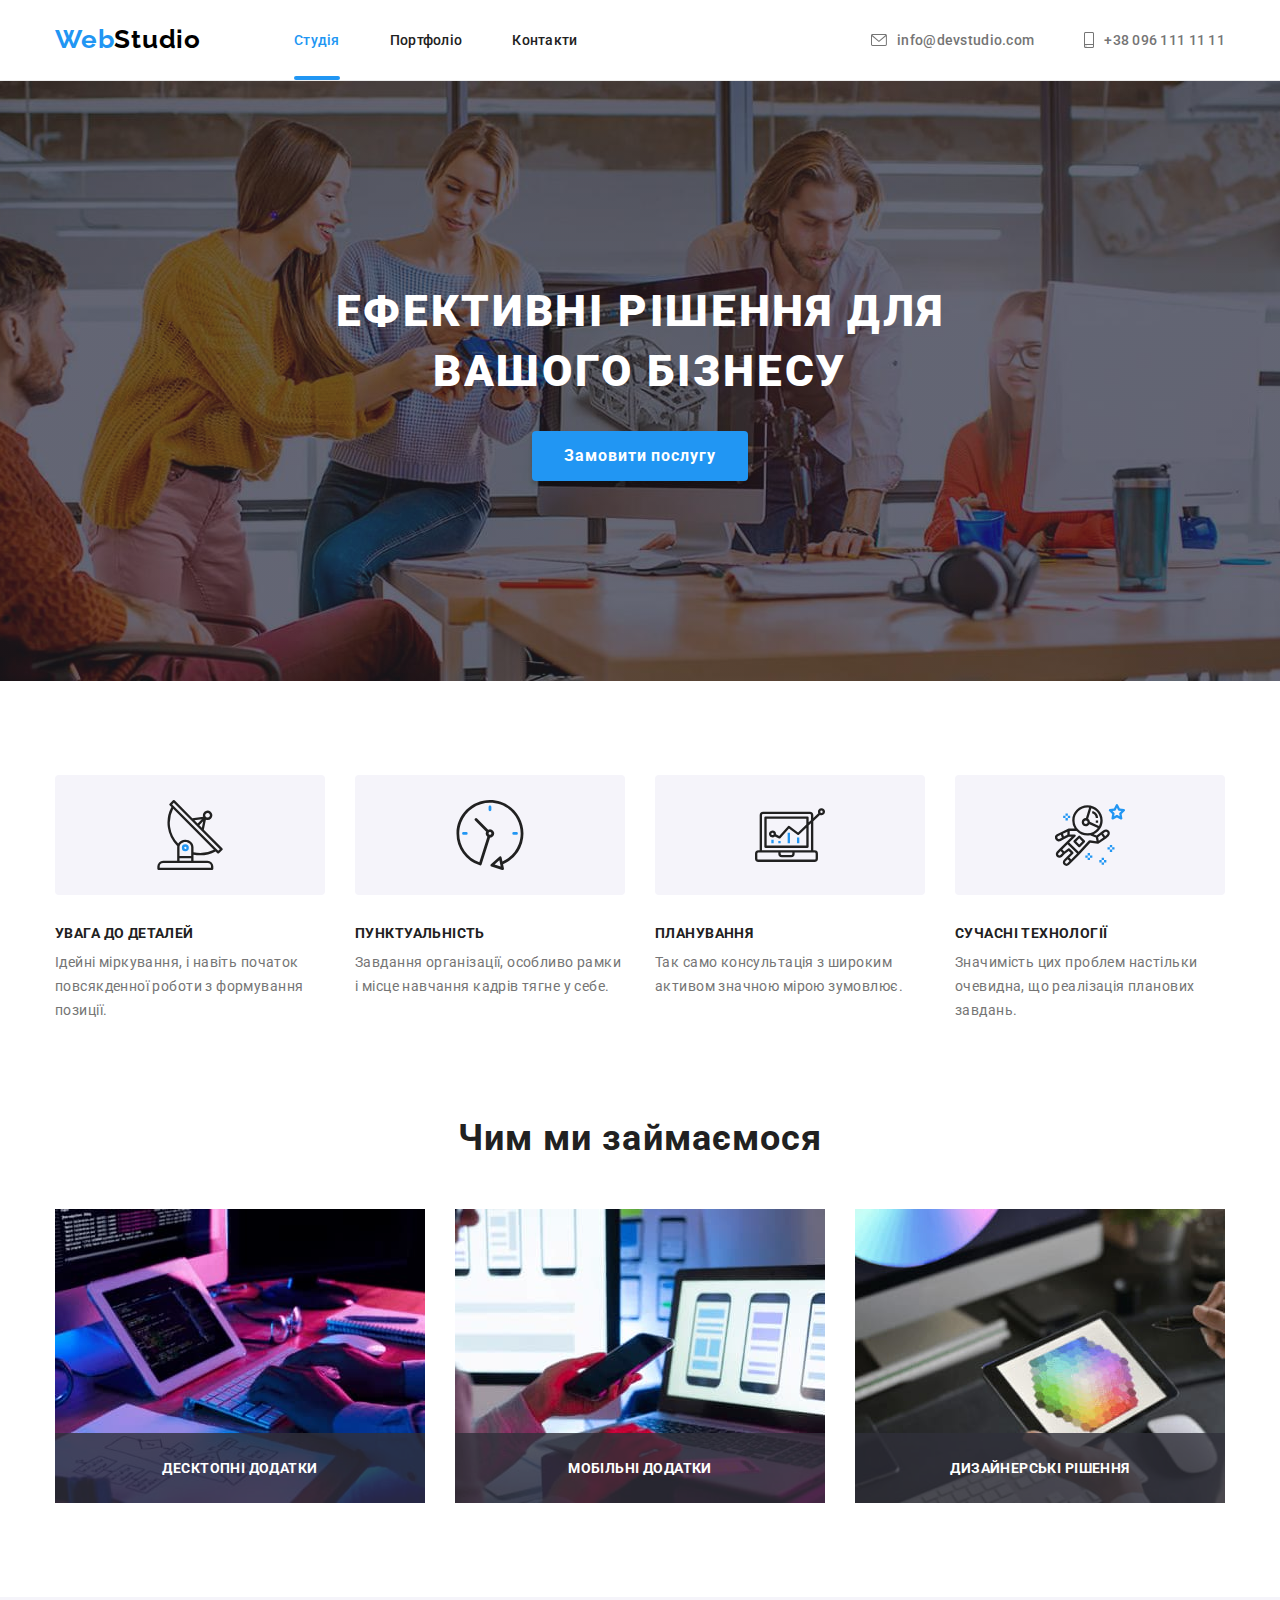
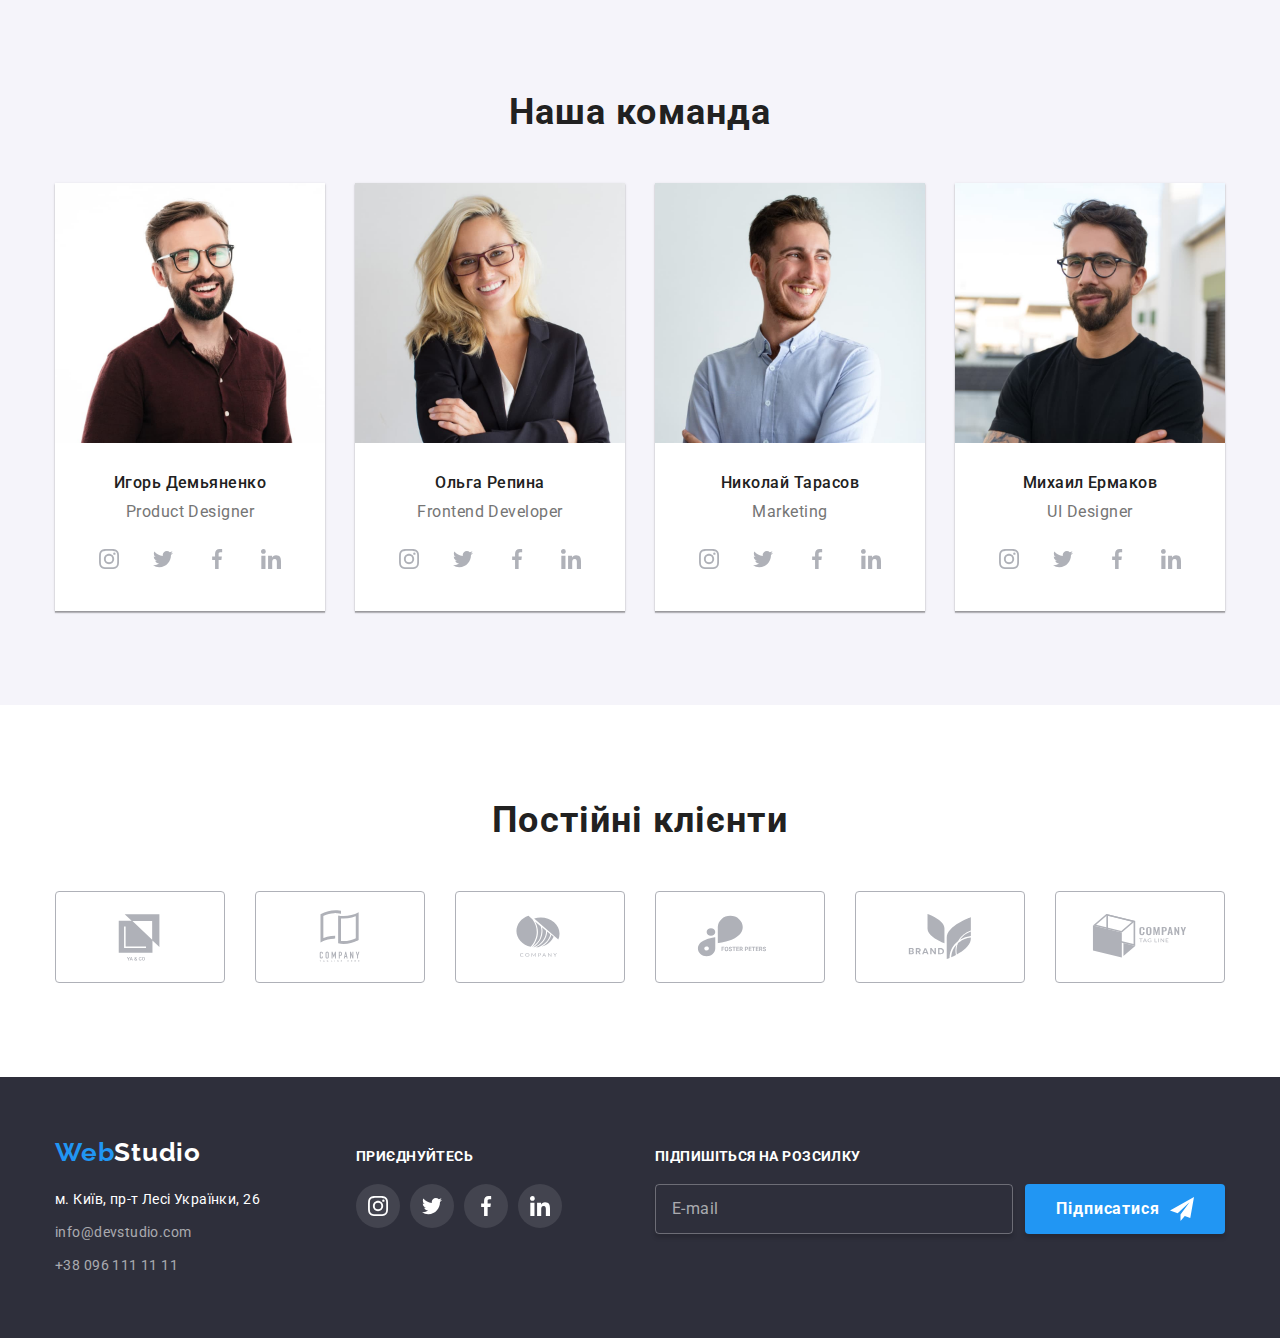
<file: index.html>
<!DOCTYPE html>
<html lang="uk">
  <head>
    <meta charset="UTF-8" />
    <meta http-equiv="X-UA-Compatible" content="IE=edge" />
    <meta name="viewport" content="width=device-width, initial-scale=1.0" />
    <title>goit-markup-hw-07</title>

    <link rel="preconnect" href="https://fonts.googleapis.com" />
    <link rel="preconnect" href="https://fonts.gstatic.com" crossorigin />
    <link
      href="https://fonts.googleapis.com/css2?family=Raleway:wght@700&family=Roboto:wght@400;500;700;900&display=swap"
      rel="stylesheet"
    />
    <link
      rel="stylesheet"
      href="https://cdnjs.cloudflare.com/ajax/libs/modern-normalize/1.1.0/modern-normalize.min.css"
    />
    <!-- <link rel="stylesheet" href="./css/style.css" /> -->
    <link rel="stylesheet" href="./css/main.min.css" />
  </head>
  <body>
    <header class="header">
      <div class="container container--header">
        <a href="./index.html" lang="en" class="logo header__logo"
          >Web<span class="logo--dark">Studio</span>
        </a>
        <nav class="navigation header__navigation">
          <ul class="navigation__list">
            <li class="navigation__item">
              <a class="navigation__link current" href="./index.html">Студія</a>
            </li>
            <li class="navigation__item">
              <a class="navigation__link" href="./portfolio.html">Портфоліо</a>
            </li>
            <li class="navigation__item">
              <a class="navigation__link" href="">Контакти</a>
            </li>
          </ul>
        </nav>
        <ul class="contact contact--header">
          <li class="contact__item--header">
            <a
              class="contact__link contact__link--header"
              href="mailto:info@devstudio.com"
              target="_blank"
            >
              <svg class="contact__icon" width="16" height="12">
                <use href="./images/symbol-defs.svg#icon-envelope"></use>
              </svg>
              info@devstudio.com
            </a>
          </li>
          <li class="contact__item--header">
            <a class="contact__link contact__link--header" href="tel:+380961111111">
              <svg class="contact__icon" width="10" height="16">
                <use href="./images/symbol-defs.svg#icon-smartphone"></use>
              </svg>
              +38 096 111 11 11
            </a>
          </li>
        </ul>
      </div>
    </header>
    <main>
      <section class="hero section">
        <div class="container container--hero">
          <h1 class="hero__title">Ефективні рішення для вашого бізнесу</h1>
          <button class="btn btn--hero" type="button" data-modal-open>Замовити послугу</button>
        </div>
      </section>
      <section class="features section">
        <div class="container">
          <!--заголовок "Особенности" невидимый-->
          <h2 class="features__title title">Особливості</h2>
          <ul class="features__list">
            <li class="features__item">
              <div class="features__icon">
                <svg class="icon" width="70" height="70">
                  <use href="./images/symbol-defs.svg#icon-antenna"></use>
                </svg>
              </div>
              <h3 class="features__subtitle">Увага до деталей</h3>
              <p class="features__descr">
                Ідейні міркування, і навіть початок повсякденної роботи з формування позиції.
              </p>
            </li>
            <li class="features__item">
              <div class="features__icon">
                <svg class="icon" width="70" height="70">
                  <use href="./images/symbol-defs.svg#icon-clock"></use>
                </svg>
              </div>
              <h3 class="features__subtitle">Пунктуальність</h3>
              <p class="features__descr">
                Завдання організації, особливо рамки і місце навчання кадрів тягне у себе.
              </p>
            </li>
            <li class="features__item">
              <div class="features__icon">
                <svg class="icon" width="70" height="70">
                  <use href="./images/symbol-defs.svg#icon-diagram"></use>
                </svg>
              </div>
              <h3 class="features__subtitle">Планування</h3>
              <p class="features__descr">
                Так само консультація з широким активом значною мірою зумовлює.
              </p>
            </li>
            <li class="features__item">
              <div class="features__icon">
                <svg class="icon" width="70" height="70">
                  <use href="./images/symbol-defs.svg#icon-astronaut"></use>
                </svg>
              </div>
              <h3 class="features__subtitle">Сучасні технології</h3>
              <p class="features__descr">
                Значимість цих проблем настільки очевидна, що реалізація планових завдань.
              </p>
            </li>
          </ul>
        </div>
      </section>
      <section class="activities section">
        <div class="container">
          <h2 class="activities__title title">Чим ми займаємося</h2>
          <ul class="activities-list">
            <li class="activities-list__item">
              <img
                src="./images/img-desk.jpg"
                alt="Разработка программного обеспечения"
                class="activities-list__image"
                width="370"
                height="294"
              />
              <div class="activities-wrapper">
                <p class="activities-wrapper__label">Десктопні додатки</p>
              </div>
            </li>
            <li class="activities-list__item">
              <img
                src="./images/img-mobile.jpg"
                alt="Создание мобильных приложений"
                class="activities-list__image"
                width="370"
                height="294"
              />
              <div class="activities-wrapper">
                <p class="activities-wrapper__label">Мобільні додатки</p>
              </div>
            </li>
            <li class="activities-list__item">
              <img
                src="./images/img-tablet.jpg"
                alt="Веб-дизайн"
                class="activities-list__image"
                width="370"
                height="294"
              />
              <div class="activities-wrapper">
                <p class="activities-wrapper__label">Дизайнерські рішення</p>
              </div>
            </li>
          </ul>
        </div>
      </section>
      <section class="team section">
        <div class="container">
          <h2 class="team__title title">Наша команда</h2>
          <ul class="team-list">
            <li class="team-list__item">
              <img
                src="./images/img-product-designer.jpg"
                alt="photo Product Designer"
                class="team-list__image"
                width="270"
              />
              <div class="team-label-wrap">
                <h3 class="team-label-wrap__title">Игорь Демьяненко</h3>
                <p class="team-label-wrap__descr" lang="en">Product Designer</p>
                <ul class="social">
                  <li class="social__item">
                    <a href="" class="social__link">
                      <svg class="social__icon" width="20" height="20">
                        <use href="./images/symbol-defs.svg#icon-instagram"></use>
                      </svg>
                    </a>
                  </li>
                  <li class="social__item">
                    <a href="" class="social__link">
                      <svg class="social__icon" width="20" height="20">
                        <use href="./images/symbol-defs.svg#icon-twitter"></use>
                      </svg>
                    </a>
                  </li>
                  <li class="social__item">
                    <a href="" class="social__link">
                      <svg class="social__icon" width="20" height="20">
                        <use href="./images/symbol-defs.svg#icon-facebook"></use>
                      </svg>
                    </a>
                  </li>
                  <li class="social__item">
                    <a href="" class="social__link">
                      <svg class="social__icon" width="20" height="20">
                        <use href="./images/symbol-defs.svg#icon-linkedin"></use>
                      </svg>
                    </a>
                  </li>
                </ul>
              </div>
            </li>
            <li class="team-list__item">
              <img
                src="./images/img-fronted-developer.jpg"
                alt="photo Frontend Developer"
                class="team-list__image"
                width="270"
              />
              <div class="team-label-wrap">
                <h3 class="team-label-wrap__title">Ольга Репина</h3>
                <p class="team-label-wrap__descr" lang="en">Frontend Developer</p>
                <ul class="social">
                  <li class="social__item">
                    <a href="" class="social__link">
                      <svg class="social__icon" width="20" height="20">
                        <use href="./images/symbol-defs.svg#icon-instagram"></use>
                      </svg>
                    </a>
                  </li>
                  <li class="social__item">
                    <a href="" class="social__link">
                      <svg class="social__icon" width="20" height="20">
                        <use href="./images/symbol-defs.svg#icon-twitter"></use>
                      </svg>
                    </a>
                  </li>
                  <li class="social__item">
                    <a href="" class="social__link">
                      <svg class="social__icon" width="20" height="20">
                        <use href="./images/symbol-defs.svg#icon-facebook"></use>
                      </svg>
                    </a>
                  </li>
                  <li class="social__item">
                    <a href="" class="social__link">
                      <svg class="social__icon" width="20" height="20">
                        <use href="./images/symbol-defs.svg#icon-linkedin"></use>
                      </svg>
                    </a>
                  </li>
                </ul>
              </div>
            </li>
            <li class="team-list__item">
              <img
                src="./images/img-marketing.jpg"
                alt="photo Marketing"
                class="team-list__image"
                width="270"
              />
              <div class="team-label-wrap">
                <h3 class="team-label-wrap__title">Николай Тарасов</h3>
                <p class="team-label-wrap__descr" lang="en">Marketing</p>
                <ul class="social">
                  <li class="social__item">
                    <a href="" class="social__link">
                      <svg class="social__icon" width="20" height="20">
                        <use href="./images/symbol-defs.svg#icon-instagram"></use>
                      </svg>
                    </a>
                  </li>
                  <li class="social__item">
                    <a href="" class="social__link">
                      <svg class="social__icon" width="20" height="20">
                        <use href="./images/symbol-defs.svg#icon-twitter"></use>
                      </svg>
                    </a>
                  </li>
                  <li class="social__item">
                    <a href="" class="social__link">
                      <svg class="social__icon" width="20" height="20">
                        <use href="./images/symbol-defs.svg#icon-facebook"></use>
                      </svg>
                    </a>
                  </li>
                  <li class="social__item">
                    <a href="" class="social__link">
                      <svg class="social__icon" width="20" height="20">
                        <use href="./images/symbol-defs.svg#icon-linkedin"></use>
                      </svg>
                    </a>
                  </li>
                </ul>
              </div>
            </li>
            <li class="team-list__item">
              <img
                src="./images/img-ui-designer.jpg"
                alt="photo UI Designer"
                class="team-list__image"
                width="270"
              />
              <div class="team-label-wrap">
                <h3 class="team-label-wrap__title">Михаил Ермаков</h3>
                <p class="team-label-wrap__descr" lang="en">UI Designer</p>
                <ul class="social">
                  <li class="social__item">
                    <a href="" class="social__link">
                      <svg class="social__icon" width="20" height="20">
                        <use href="./images/symbol-defs.svg#icon-instagram"></use>
                      </svg>
                    </a>
                  </li>
                  <li class="social__item">
                    <a href="" class="social__link">
                      <svg class="social__icon" width="20" height="20">
                        <use href="./images/symbol-defs.svg#icon-twitter"></use>
                      </svg>
                    </a>
                  </li>
                  <li class="social__item">
                    <a href="" class="social__link">
                      <svg class="social__icon" width="20" height="20">
                        <use href="./images/symbol-defs.svg#icon-facebook"></use>
                      </svg>
                    </a>
                  </li>
                  <li class="social__item">
                    <a href="" class="social__link">
                      <svg class="social__icon" width="20" height="20">
                        <use href="./images/symbol-defs.svg#icon-linkedin"></use>
                      </svg>
                    </a>
                  </li>
                </ul>
              </div>
            </li>
          </ul>
        </div>
      </section>
      <section class="clients section">
        <div class="container">
          <h2 class="clients__title title">Постійні клієнти</h2>
          <ul class="clients__list">
            <li class="clients__item">
              <a href="" class="clients__link">
                <svg class="clients__icon" width="106" height="60">
                  <use href="./images/symbol-defs.svg#icon-1"></use>
                </svg>
              </a>
            </li>
            <li class="clients__item">
              <a href="" class="clients__link">
                <svg class="clients__icon" width="106" height="60">
                  <use href="./images/symbol-defs.svg#icon-2"></use>
                </svg>
              </a>
            </li>
            <li class="clients__item">
              <a href="" class="clients__link">
                <svg class="clients__icon" width="106" height="60">
                  <use href="./images/symbol-defs.svg#icon-3"></use>
                </svg>
              </a>
            </li>
            <li class="clients__item">
              <a href="" class="clients__link">
                <svg class="clients__icon" width="106" height="60">
                  <use href="./images/symbol-defs.svg#icon-4"></use>
                </svg>
              </a>
            </li>
            <li class="clients__item">
              <a href="" class="clients__link">
                <svg class="clients__icon" width="106" height="60">
                  <use href="./images/symbol-defs.svg#icon-5"></use>
                </svg>
              </a>
            </li>
            <li class="clients__item">
              <a href="" class="clients__link">
                <svg class="clients__icon" width="106" height="60">
                  <use href="./images/symbol-defs.svg#icon-6"></use>
                </svg>
              </a>
            </li>
          </ul>
        </div>
      </section>
    </main>
    <footer class="footer section">
      <div class="container container--footer">
        <div class="footer__contacts">
          <a href="./index.html" lang="en" class="logo footer__logo"
            >Web<span class="logo--light">Studio</span>
          </a>
          <address class="footer__address">
            <ul class="contact">
              <li class="contact__item">
                <a
                  class="contact__link contact__link--post"
                  href="https://goo.gl/maps/JHCXsqgSBJYCVwFo8"
                  target="_blank"
                  rel="noopner noreferrer nofollow"
                  >м. Київ, пр-т Лесі Українки, 26</a
                >
              </li>
              <li class="contact__item">
                <a class="contact__link" href="mailto:info@devstudio.com" target="_blank"
                  >info@devstudio.com</a
                >
              </li>
              <li class="contact__item">
                <a class="contact__link" href="tel:+380961111111">+38 096 111 11 11</a>
              </li>
            </ul>
          </address>
        </div>

        <div class="footer__social">
          <p class="footer__appeal">приєднуйтесь</p>
          <ul class="social footer__social">
            <li class="social__item">
              <a href="" class="social__link social__link--dark">
                <svg class="social__icon social__icon--dark" width="20" height="20">
                  <use href="./images/symbol-defs.svg#icon-instagram"></use>
                </svg>
              </a>
            </li>
            <li class="social__item">
              <a href="" class="social__link social__link--dark">
                <svg class="social__icon social__icon--dark" width="20" height="20">
                  <use href="./images/symbol-defs.svg#icon-twitter"></use>
                </svg>
              </a>
            </li>
            <li class="social__item">
              <a href="" class="social__link social__link--dark">
                <svg class="social__icon social__icon--dark" width="20" height="20">
                  <use href="./images/symbol-defs.svg#icon-facebook"></use>
                </svg>
              </a>
            </li>
            <li class="social__item">
              <a href="" class="social__link social__link--dark">
                <svg class="social__icon social__icon--dark" width="20" height="20">
                  <use href="./images/symbol-defs.svg#icon-linkedin"></use>
                </svg>
              </a>
            </li>
          </ul>
        </div>

        <div class="footer__subscribe">
          <p class="footer__appeal">Підпишіться на розсилку</p>
          <form name="subscribe" class="subscribe__form">
            <input type="email" name="email" placeholder="E-mail" class="subscribe__field" />
            <button type="submit" class="btn btn--icon">
              Підписатися
              <svg class="btn__icon" width="24" height="24">
                <use href="./images/symbol-defs.svg#icon-send"></use>
              </svg>
            </button>
          </form>
        </div>
      </div>
    </footer>
    <div class="backdrop is-hidden" data-modal>
      <div class="modal backdrop__modal">
        <button type="button" class="btn-close modal__btn-close" data-modal-close>
          <svg class="btn-close__icon" width="11" height="11">
            <use href="./images/symbol-defs.svg#icon-modal-close"></use>
          </svg>
        </button>
        <p class="modal__appeal">Залиште свої дані, ми вам передзвонимо</p>

        <form name="request" class="form">
          <div class="fields form__fields">
            <div class="users-data fields__users-data">
              <label for="user-name" class="users-data__label"> Ім'я</label>
              <div class="users-data__wrapper">
                <input
                  type="text"
                  name="user-name"
                  id="user-name"
                  class="users-data__input"
                  autofocus
                />
                <svg class="users-data__icon" width="18" height="18">
                  <use href="./images/symbol-defs.svg#icon-person"></use>
                </svg>
              </div>
            </div>
            <div class="users-data fields__users-data">
              <label for="user-tel" class="users-data__label">Телефон</label>
              <div class="users-data__wrapper">
                <input type="tel" name="tel" id="user-tel" class="users-data__input" />
                <svg class="users-data__icon" width="18" height="18">
                  <use href="./images/symbol-defs.svg#icon-phone-tube"></use>
                </svg>
              </div>
            </div>
            <div class="users-data fields__users-data">
              <label for="user-email" class="users-data__label">Пошта</label>
              <div class="users-data__wrapper">
                <input type="email" name="email" id="user-email" class="users-data__input" />
                <svg class="users-data__icon" width="18" height="18">
                  <use href="./images/symbol-defs.svg#icon-email"></use>
                </svg>
              </div>
            </div>
            <div class="users-data fields__users-data">
              <label for="comment" class="users-data__label">Коментар</label>
              <textarea
                name="comment"
                id="comment"
                placeholder="Введіть текст"
                class="users-data__input users-data__input--comment"
              ></textarea>
            </div>
          </div>

          <div class="policy form__policy">
            <input
              type="checkbox"
              id="policy"
              name="policy"
              class="policy__checkbox visually-hidden"
            />
            <label for="policy" class="policy__label"
              ><span>
                <svg class="policy__icon" width="13" height="10">
                  <use href="./images/symbol-defs.svg#icon-check-opt"></use>
                </svg>
              </span>
              Погоджуюся з розсилкою та приймаю
              <a href="" class="policy__terms">Умови договору</a>
            </label>
          </div>
          <button type="submit" class="btn btn--form">Відправити</button>
        </form>
      </div>
    </div>
    <script src="./js/modal.js"></script>
  </body>
</html>
</file>
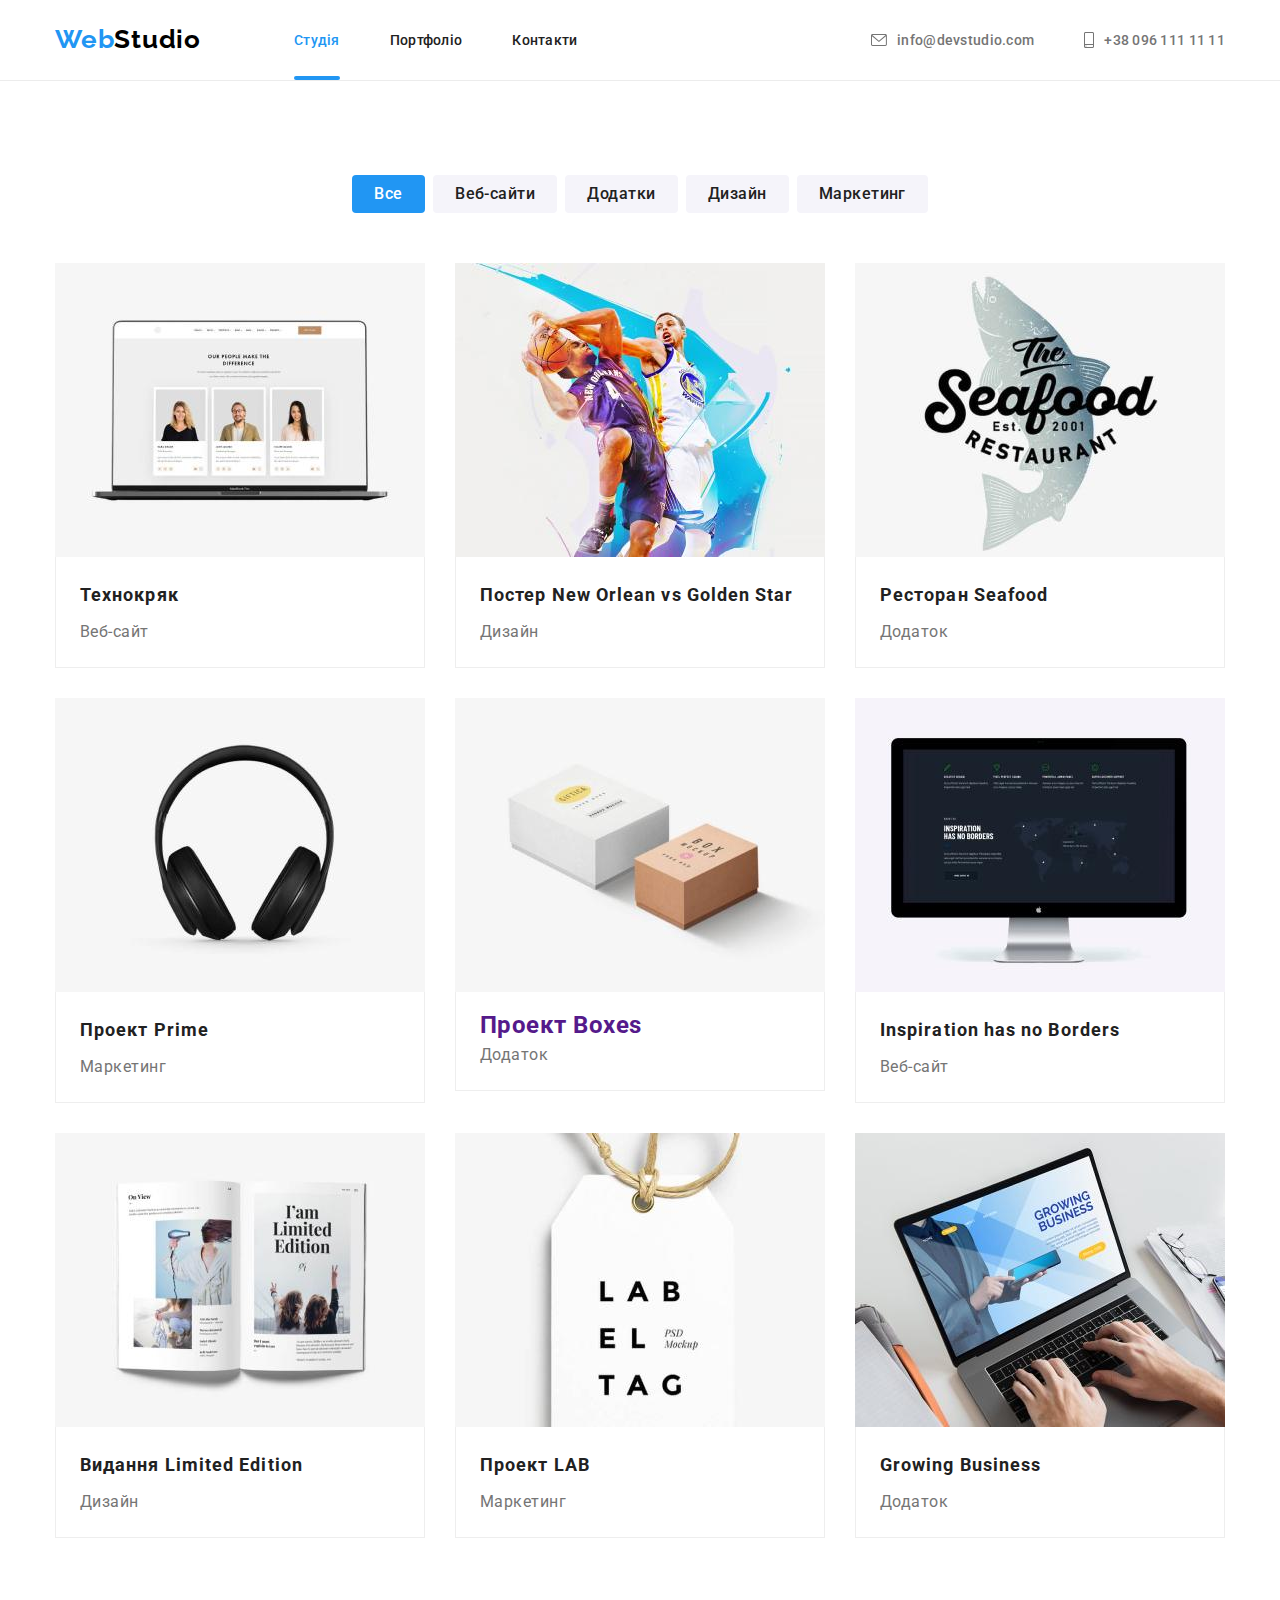
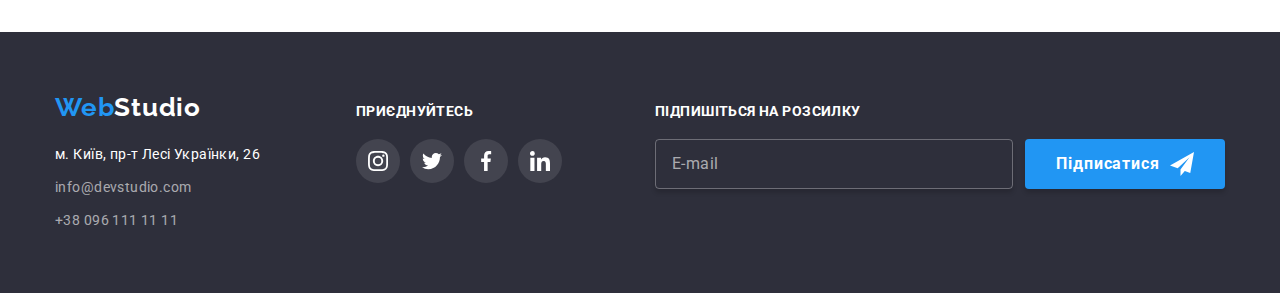
<file: portfolio.html>
<!DOCTYPE html>
<html lang="uk">
  <head>
    <meta charset="UTF-8" />
    <meta http-equiv="X-UA-Compatible" content="IE=edge" />
    <meta name="viewport" content="width=device-width, initial-scale=1.0" />
    <title>goit-markup-hw-07</title>

    <link rel="preconnect" href="https://fonts.googleapis.com" />
    <link rel="preconnect" href="https://fonts.gstatic.com" crossorigin />
    <link
      href="https://fonts.googleapis.com/css2?family=Raleway:wght@700&family=Roboto:wght@400;500;700;900&display=swap"
      rel="stylesheet"
    />
    <link
      rel="stylesheet"
      href="https://cdnjs.cloudflare.com/ajax/libs/modern-normalize/1.1.0/modern-normalize.min.css"
    />

    <link rel="stylesheet" href="./css/main.min.css" />
  </head>
  <body>
    <header class="header">
      <div class="container container--header">
        <a href="./index.html" lang="en" class="logo header__logo"
          >Web<span class="logo--dark">Studio</span>
        </a>
        <nav class="navigation header__navigation">
          <ul class="navigation__list">
            <li class="navigation__item">
              <a class="navigation__link current" href="./index.html">Студія</a>
            </li>
            <li class="navigation__item">
              <a class="navigation__link" href="./portfolio.html">Портфоліо</a>
            </li>
            <li class="navigation__item">
              <a class="navigation__link" href="">Контакти</a>
            </li>
          </ul>
        </nav>
        <ul class="contact contact--header">
          <li class="contact__item--header">
            <a
              class="contact__link contact__link--header"
              href="mailto:info@devstudio.com"
              target="_blank"
            >
              <svg class="contact__icon" width="16" height="12">
                <use href="./images/symbol-defs.svg#icon-envelope"></use>
              </svg>
              info@devstudio.com
            </a>
          </li>
          <li class="contact__item--header">
            <a class="contact__link contact__link--header" href="tel:+380961111111">
              <svg class="contact__icon" width="10" height="16">
                <use href="./images/symbol-defs.svg#icon-smartphone"></use>
              </svg>
              +38 096 111 11 11
            </a>
          </li>
        </ul>
      </div>
    </header>
    <main>
      <section class="portfolio section">
        <div class="container">
          <!-- <h1>Портфолио</h1>  невидимый-->
          <h1 class="visually-hidden">Портфоліо</h1>

          <ul class="filter-list">
            <li class="filter-list__item">
              <button type="button" class="btn btn--white btn--current">Все</button>
            </li>
            <li class="filter-list__item">
              <button type="button" class="btn btn--white">Веб-сайти</button>
            </li>
            <li class="filter-list__item">
              <button type="button" class="btn btn--white">Додатки</button>
            </li>
            <li class="filter-list__item">
              <button type="button" class="btn btn--white">Дизайн</button>
            </li>
            <li class="filter-list__item">
              <button type="button" class="btn btn--white">Маркетинг</button>
            </li>
          </ul>

          <ul class="card-list">
            <li class="card-list__item">
              <a href="" class="card-list__link">
                <div class="card-list__thumb">
                  <img src="./images/img-pf-1.jpg" alt="photo" />
                  <p class="card-list__thumb-text">
                    Ресурс пропонує комплексні пропозиції з різним рівнем функціоналу та сервісів.
                    Все це дозволить відвідувачу отримати вичерпні відомості про компанію чи
                    приватну особу.
                  </p>
                </div>
                <div class="card-list__wrap">
                  <h2 class="card-list__item-title">Технокряк</h2>
                  <p class="card-list__item-descr">Веб-сайт</p>
                </div>
              </a>
            </li>
            <li class="card-list__item">
              <a href="" class="card-list__link">
                <div class="card-list__thumb">
                  <img src="./images/img-pf-2.jpg" alt="photo" />
                  <p class="card-list__thumb-text">
                    Ресурс пропонує комплексні пропозиції з різним рівнем функціоналу та сервісів.
                    Все це дозволить відвідувачу отримати вичерпні відомості про компанію чи
                    приватну особу.
                  </p>
                </div>
                <div class="card-list__wrap">
                  <h2 class="card-list__item-title">Постер New Orlean vs Golden Star</h2>
                  <p class="card-list__item-descr">Дизайн</p>
                </div>
              </a>
            </li>
            <li class="card-list__item">
              <a href="" class="card-list__link">
                <div class="card-list__thumb">
                  <img src="./images/img-pf-3.jpg" alt="photo" />
                  <p class="card-list__thumb-text">
                    Ресурс пропонує комплексні пропозиції з різним рівнем функціоналу та сервісів.
                    Все це дозволить відвідувачу отримати вичерпні відомості про компанію чи
                    приватну особу.
                  </p>
                </div>
                <div class="card-list__wrap">
                  <h2 class="card-list__item-title">Ресторан Seafood</h2>
                  <p class="card-list__item-descr">Додаток</p>
                </div>
              </a>
            </li>
            <li class="card-list__item">
              <a href="" class="card-list__link">
                <div class="card-list__thumb">
                  <img src="./images/img-pf-4.jpg" alt="photo" />
                  <p class="card-list__thumb-text">
                    Ресурс пропонує комплексні пропозиції з різним рівнем функціоналу та сервісів.
                    Все це дозволить відвідувачу отримати вичерпні відомості про компанію чи
                    приватну особу.
                  </p>
                </div>
                <div class="card-list__wrap">
                  <h2 class="card-list__item-title">Проект Prime</h2>
                  <p class="card-list__item-descr">Маркетинг</p>
                </div>
              </a>
            </li>
            <li class="card-list__item">
              <a href="" class="card-list__link">
                <div class="card-list__thumb">
                  <img src="./images/img-pf-5.jpg" alt="photo" />
                  <p class="card-list__thumb-text">
                    Ресурс пропонує комплексні пропозиції з різним рівнем функціоналу та сервісів.
                    Все це дозволить відвідувачу отримати вичерпні відомості про компанію чи
                    приватну особу.
                  </p>
                </div>
                <div class="card-list__wrap">
                  <h2 class="card-list__iten-title">Проект Boxes</h2>
                  <p class="card-list__item-descr">Додаток</p>
                </div>
              </a>
            </li>
            <li class="card-list__item">
              <a href="" class="card-list__link">
                <div class="card-list__thumb">
                  <img src="./images/img-pf-6.jpg" alt="photo" />
                  <p class="card-list__thumb-text">
                    Ресурс пропонує комплексні пропозиції з різним рівнем функціоналу та сервісів.
                    Все це дозволить відвідувачу отримати вичерпні відомості про компанію чи
                    приватну особу.
                  </p>
                </div>
                <div class="card-list__wrap">
                  <h2 class="card-list__item-title">Inspiration has no Borders</h2>
                  <p class="card-list__item-descr">Веб-сайт</p>
                </div>
              </a>
            </li>
            <li class="card-list__item">
              <a href="" class="card-list__link">
                <div class="card-list__thumb">
                  <img src="./images/img-pf-7.jpg" alt="photo" />
                  <p class="card-list__thumb-text">
                    Ресурс пропонує комплексні пропозиції з різним рівнем функціоналу та сервісів.
                    Все це дозволить відвідувачу отримати вичерпні відомості про компанію чи
                    приватну особу.
                  </p>
                </div>
                <div class="card-list__wrap">
                  <h2 class="card-list__item-title">Видання Limited Edition</h2>
                  <p class="card-list__item-descr">Дизайн</p>
                </div>
              </a>
            </li>
            <li class="card-list__item">
              <a href="" class="card-list__link">
                <div class="card-list__thumb">
                  <img src="./images/img-pf-8.jpg" alt="photo" />
                  <p class="card-list__thumb-text">
                    Ресурс пропонує комплексні пропозиції з різним рівнем функціоналу та сервісів.
                    Все це дозволить відвідувачу отримати вичерпні відомості про компанію чи
                    приватну особу.
                  </p>
                </div>
                <div class="card-list__wrap">
                  <h2 class="card-list__item-title">Проект LAB</h2>
                  <p class="card-list__item-descr">Маркетинг</p>
                </div>
              </a>
            </li>
            <li class="card-list__item">
              <a href="" class="card-list__link">
                <div class="card-list__thumb">
                  <img src="./images/img-pf-9.jpg" alt="photo" />
                  <p class="card-list__thumb-text">
                    Ресурс пропонує комплексні пропозиції з різним рівнем функціоналу та сервісів.
                    Все це дозволить відвідувачу отримати вичерпні відомості про компанію чи
                    приватну особу.
                  </p>
                </div>
                <div class="card-list__wrap">
                  <h2 class="card-list__item-title">Growing Business</h2>
                  <p class="card-list__item-descr">Додаток</p>
                </div>
              </a>
            </li>
          </ul>
        </div>
      </section>
    </main>
    <footer class="footer section">
      <div class="container container--footer">
        <div class="footer__contacts">
          <a href="./index.html" lang="en" class="logo footer__logo"
            >Web<span class="logo--light">Studio</span>
          </a>
          <address class="footer__address">
            <ul class="contact">
              <li class="contact__item">
                <a
                  class="contact__link contact__link--post"
                  href="https://goo.gl/maps/JHCXsqgSBJYCVwFo8"
                  target="_blank"
                  rel="noopner noreferrer nofollow"
                  >м. Київ, пр-т Лесі Українки, 26</a
                >
              </li>
              <li class="contact__item">
                <a class="contact__link" href="mailto:info@devstudio.com" target="_blank"
                  >info@devstudio.com</a
                >
              </li>
              <li class="contact__item">
                <a class="contact__link" href="tel:+380961111111">+38 096 111 11 11</a>
              </li>
            </ul>
          </address>
        </div>

        <div class="footer__social">
          <p class="footer__appeal">приєднуйтесь</p>
          <ul class="social footer__social">
            <li class="social__item">
              <a href="" class="social__link social__link--dark">
                <svg class="social__icon social__icon--dark" width="20" height="20">
                  <use href="./images/symbol-defs.svg#icon-instagram"></use>
                </svg>
              </a>
            </li>
            <li class="social__item">
              <a href="" class="social__link social__link--dark">
                <svg class="social__icon social__icon--dark" width="20" height="20">
                  <use href="./images/symbol-defs.svg#icon-twitter"></use>
                </svg>
              </a>
            </li>
            <li class="social__item">
              <a href="" class="social__link social__link--dark">
                <svg class="social__icon social__icon--dark" width="20" height="20">
                  <use href="./images/symbol-defs.svg#icon-facebook"></use>
                </svg>
              </a>
            </li>
            <li class="social__item">
              <a href="" class="social__link social__link--dark">
                <svg class="social__icon social__icon--dark" width="20" height="20">
                  <use href="./images/symbol-defs.svg#icon-linkedin"></use>
                </svg>
              </a>
            </li>
          </ul>
        </div>

        <div class="footer__subscribe">
          <p class="footer__appeal">Підпишіться на розсилку</p>
          <form class="subscribe__form">
            <input type="email" name="email" placeholder="E-mail" class="subscribe__field" />
            <button type="submit" class="btn btn--icon">
              Підписатися
              <svg class="btn__icon" width="24" height="24">
                <use href="./images/symbol-defs.svg#icon-send"></use>
              </svg>
            </button>
          </form>
        </div>
      </div>
    </footer>
  </body>
</html>
</file>
<file: css/main.min.css>
h1,h2,h3,h4,h5,h6,p{margin:0}ul{margin:0;padding:0;list-style:none}a{text-decoration:none;cursor:pointer}img{display:block;max-width:100%;height:auto}address{font-style:normal}body{font-family:"roboto",sans-serif;color:#212121;background-color:#fff;letter-spacing:.03em}.section{margin:0 auto;padding-top:94px;padding-bottom:94px}.navigation__list{display:-webkit-box;display:-ms-flexbox;display:flex;-webkit-box-align:center;-ms-flex-align:center;align-items:center;-webkit-box-pack:center;-ms-flex-pack:center;justify-content:center}.social{display:-webkit-box;display:-ms-flexbox;display:flex;-webkit-box-pack:center;-ms-flex-pack:center;justify-content:center;gap:10px}.social__link{display:-webkit-box;display:-ms-flexbox;display:flex;-webkit-box-pack:center;-ms-flex-pack:center;justify-content:center;-webkit-box-align:center;-ms-flex-align:center;align-items:center;width:44px;height:44px;border-radius:50%;background-color:rgba(0,0,0,0);-webkit-transition:background-color 250ms cubic-bezier(0.4, 0, 0.2, 1);transition:background-color 250ms cubic-bezier(0.4, 0, 0.2, 1)}.features__title,.visually-hidden{position:absolute;white-space:nowrap;width:1px;height:1px;overflow:hidden;border:0;padding:0;clip:rect(0 0 0 0);-webkit-clip-path:inset(50%);clip-path:inset(50%);margin:-1px}.container{width:1200px;margin:0 auto;padding-left:15px;padding-right:15px}.container--header{display:-webkit-box;display:-ms-flexbox;display:flex;-webkit-box-orient:horizontal;-webkit-box-direction:normal;-ms-flex-direction:row;flex-direction:row;-webkit-box-align:center;-ms-flex-align:center;align-items:center}.container--hero{display:-webkit-box;display:-ms-flexbox;display:flex;-webkit-box-orient:vertical;-webkit-box-direction:normal;-ms-flex-direction:column;flex-direction:column;-webkit-box-align:center;-ms-flex-align:center;align-items:center;max-width:696px}.container--footer{display:-webkit-box;display:-ms-flexbox;display:flex;-webkit-box-orient:horizontal;-webkit-box-direction:normal;-ms-flex-direction:row;flex-direction:row;-webkit-box-align:baseline;-ms-flex-align:baseline;align-items:baseline}.logo{display:block;text-decoration:none;font-family:"Raleway",sans-serif;font-size:26px;font-weight:700;line-height:1.1923076923;letter-spacing:.03em;color:#2196f3}.logo--dark{color:#000}.logo--light{color:#fff}.social__link:hover,.social__link:focus{background-color:#2196f3;color:#fff}.social__link:hover .social__icon,.social__link:focus .social__icon{fill:currentColor}.social__link--dark{background-color:rgba(255,255,255,.1)}.social__link--dark:hover,.social__link--dark:focus{background-color:#2196f3;-webkit-transition:background-color 250ms cubic-bezier(0.4, 0, 0.2, 1);transition:background-color 250ms cubic-bezier(0.4, 0, 0.2, 1)}.social__icon--dark{fill:#fff}.btn{display:-webkit-box;display:-ms-flexbox;display:flex;-webkit-box-orient:horizontal;-webkit-box-direction:normal;-ms-flex-direction:row;flex-direction:row;-webkit-box-align:center;-ms-flex-align:center;align-items:center;-webkit-box-pack:center;-ms-flex-pack:center;justify-content:center;min-width:200px;height:50px;-webkit-transition:background-color 250ms cubic-bezier(0.4, 0, 0.2, 1);transition:background-color 250ms cubic-bezier(0.4, 0, 0.2, 1);border-radius:4px;border:none;font-family:inherit;color:#fff;background-color:#2196f3;-webkit-box-shadow:0px 4px 4px rgba(0,0,0,.15);box-shadow:0px 4px 4px rgba(0,0,0,.15);font-size:16px;font-weight:700;line-height:1.875;letter-spacing:.06em}.btn:hover,.btn:focus{background-color:#188ce8;-webkit-transition:background-color 250ms cubic-bezier(0.4, 0, 0.2, 1);transition:background-color 250ms cubic-bezier(0.4, 0, 0.2, 1)}.btn__icon{fill:#fff}.btn--hero{padding:10px 32px}.btn--white{min-width:73px;height:auto;padding:6px 22px;font-size:16px;font-weight:500;line-height:1.625;letter-spacing:.03em;color:#212121;background-color:#f5f4fa;-webkit-box-shadow:0px 0px 0px rgba(0,0,0,.1),0px 0px 0px rgba(0,0,0,.08),0px 0px 0px rgba(0,0,0,.12);box-shadow:0px 0px 0px rgba(0,0,0,.1),0px 0px 0px rgba(0,0,0,.08),0px 0px 0px rgba(0,0,0,.12);-webkit-transition:background-color 250ms cubic-bezier(0.4, 0, 0.2, 1),color 250ms cubic-bezier(0.4, 0, 0.2, 1),-webkit-box-shadow 250ms 250ms cubic-bezier(0.4, 0, 0.2, 1);transition:background-color 250ms cubic-bezier(0.4, 0, 0.2, 1),color 250ms cubic-bezier(0.4, 0, 0.2, 1),-webkit-box-shadow 250ms 250ms cubic-bezier(0.4, 0, 0.2, 1);transition:background-color 250ms cubic-bezier(0.4, 0, 0.2, 1),color 250ms cubic-bezier(0.4, 0, 0.2, 1),box-shadow 250ms 250ms cubic-bezier(0.4, 0, 0.2, 1);transition:background-color 250ms cubic-bezier(0.4, 0, 0.2, 1),color 250ms cubic-bezier(0.4, 0, 0.2, 1),box-shadow 250ms 250ms cubic-bezier(0.4, 0, 0.2, 1),-webkit-box-shadow 250ms 250ms cubic-bezier(0.4, 0, 0.2, 1)}.btn--white:hover,.btn--white:focus{color:#fff;background-color:#2196f3;-webkit-box-shadow:0px 0px 0px rgba(0,0,0,.1),0px 0px 0px rgba(0,0,0,.08),0px 0px 0px rgba(0,0,0,.12);box-shadow:0px 0px 0px rgba(0,0,0,.1),0px 0px 0px rgba(0,0,0,.08),0px 0px 0px rgba(0,0,0,.12);-webkit-transition:background-color 250ms cubic-bezier(0.4, 0, 0.2, 1),color 250ms cubic-bezier(0.4, 0, 0.2, 1),-webkit-box-shadow 250ms 250ms cubic-bezier(0.4, 0, 0.2, 1);transition:background-color 250ms cubic-bezier(0.4, 0, 0.2, 1),color 250ms cubic-bezier(0.4, 0, 0.2, 1),-webkit-box-shadow 250ms 250ms cubic-bezier(0.4, 0, 0.2, 1);transition:background-color 250ms cubic-bezier(0.4, 0, 0.2, 1),color 250ms cubic-bezier(0.4, 0, 0.2, 1),box-shadow 250ms 250ms cubic-bezier(0.4, 0, 0.2, 1);transition:background-color 250ms cubic-bezier(0.4, 0, 0.2, 1),color 250ms cubic-bezier(0.4, 0, 0.2, 1),box-shadow 250ms 250ms cubic-bezier(0.4, 0, 0.2, 1),-webkit-box-shadow 250ms 250ms cubic-bezier(0.4, 0, 0.2, 1)}.btn--current{color:#fff;background-color:#2196f3;-webkit-box-shadow:0px 0px 0px rgba(0,0,0,.1),0px 0px 0px rgba(0,0,0,.08),0px 0px 0px rgba(0,0,0,.12);box-shadow:0px 0px 0px rgba(0,0,0,.1),0px 0px 0px rgba(0,0,0,.08),0px 0px 0px rgba(0,0,0,.12)}.btn--icon{gap:10px;padding:10px 28px}.btn--form{margin:0 auto;padding:10px 52px;-webkit-transition:text-shadow 250ms cubic-bezier(0.4, 0, 0.2, 1);transition:text-shadow 250ms cubic-bezier(0.4, 0, 0.2, 1)}.btn--form:hover{text-shadow:0px 4px 4px rgba(0,0,0,.15);-webkit-transition:text-shadow 250ms cubic-bezier(0.4, 0, 0.2, 1);transition:text-shadow 250ms cubic-bezier(0.4, 0, 0.2, 1)}.btn-close{display:-webkit-box;display:-ms-flexbox;display:flex;-webkit-box-orient:horizontal;-webkit-box-direction:normal;-ms-flex-direction:row;flex-direction:row;-webkit-box-align:center;-ms-flex-align:center;align-items:center;-webkit-box-pack:center;-ms-flex-pack:center;justify-content:center;width:30px;height:30px;border-radius:50%;padding:0;border:1px solid rgba(0,0,0,.1);color:#000;background-color:#fff}.btn-close__icon{fill:#000}.btn-close:hover .btn-close__icon,.btn-close:focus .btn-close__icon{fill:#2196f3}.contact{display:-webkit-box;display:-ms-flexbox;display:flex;-webkit-box-orient:vertical;-webkit-box-direction:normal;-ms-flex-direction:column;flex-direction:column;gap:9px}.contact__link{font-size:14px;line-height:1.71;letter-spacing:.03em;color:rgba(255,255,255,.6);-webkit-transition-property:color;transition-property:color;-webkit-transition-duration:250ms;transition-duration:250ms;-webkit-transition-timing-function:cubic-bezier(0.4, 0, 0.2, 1);transition-timing-function:cubic-bezier(0.4, 0, 0.2, 1)}.contact__link--post{color:#fff}.contact__link:hover,.contact__link:focus{color:#2196f3}.contact--header{display:-webkit-box;display:-ms-flexbox;display:flex;-webkit-box-orient:horizontal;-webkit-box-direction:normal;-ms-flex-direction:row;flex-direction:row;-webkit-box-align:center;-ms-flex-align:center;align-items:center;-webkit-box-pack:center;-ms-flex-pack:center;justify-content:center;gap:50px}.contact__link--header{display:-webkit-box;display:-ms-flexbox;display:flex;-webkit-box-align:center;-ms-flex-align:center;align-items:center;padding-top:32px;padding-bottom:32px;font-size:14px;font-weight:500;line-height:1.1428571429;letter-spacing:.02em;color:#757575;-webkit-transition-property:color;transition-property:color;-webkit-transition-duration:250ms;transition-duration:250ms;-webkit-transition-timing-function:cubic-bezier(0.4, 0, 0.2, 1);transition-timing-function:cubic-bezier(0.4, 0, 0.2, 1)}.contact__link--header:hover,.contact__link--header:focus{color:#2196f3}.contact__icon{margin-right:10px;fill:currentColor}.navigation__list{min-width:281px;list-style:none}.navigation__item:not(:last-child){margin-right:50px}.navigation__link{display:block;padding-top:32px;padding-bottom:32px;-webkit-transition:color 250ms cubic-bezier(0.4, 0, 0.2, 1);transition:color 250ms cubic-bezier(0.4, 0, 0.2, 1);font-size:14px;font-weight:500;line-height:1.1428571429;letter-spacing:.02em;color:inherit}.navigation__link:hover,.navigation__link:focus{color:#2196f3}.navigation__link.current{color:#2196f3;cursor:pointer;position:relative}.navigation__link.current::after{content:"";position:absolute;bottom:0;display:block;width:100%;height:4px;border-radius:2px;background-color:#2196f3}.subscribe__form{display:-webkit-box;display:-ms-flexbox;display:flex;-webkit-box-orient:horizontal;-webkit-box-direction:normal;-ms-flex-direction:row;flex-direction:row;-webkit-box-align:center;-ms-flex-align:center;align-items:center;-webkit-box-pack:center;-ms-flex-pack:center;justify-content:center;gap:12px}.subscribe__field{min-width:358px;height:50px;padding:12px 16px;border:1px solid rgba(255,255,255,.3);border-radius:4px;background-color:rgba(0,0,0,0);-webkit-box-shadow:0px 4px 4px rgba(0,0,0,.15);box-shadow:0px 4px 4px rgba(0,0,0,.15);color:#fff;font-size:16px;font-weight:400;line-height:1.25;letter-spacing:.03em}.subscribe__field::-webkit-input-placeholder{font-size:16px;font-weight:400;line-height:1.25;letter-spacing:.03em;color:rgba(255,255,255,.6)}.subscribe__field::-moz-placeholder{font-size:16px;font-weight:400;line-height:1.25;letter-spacing:.03em;color:rgba(255,255,255,.6)}.subscribe__field:-ms-input-placeholder{font-size:16px;font-weight:400;line-height:1.25;letter-spacing:.03em;color:rgba(255,255,255,.6)}.subscribe__field::-ms-input-placeholder{font-size:16px;font-weight:400;line-height:1.25;letter-spacing:.03em;color:rgba(255,255,255,.6)}.subscribe__field::placeholder{font-size:16px;font-weight:400;line-height:1.25;letter-spacing:.03em;color:rgba(255,255,255,.6)}.filter-list{display:-webkit-box;display:-ms-flexbox;display:flex;-webkit-box-orient:horizontal;-webkit-box-direction:normal;-ms-flex-direction:row;flex-direction:row;-webkit-box-pack:center;-ms-flex-pack:center;justify-content:center}.filter-list__item{margin-bottom:50px}.filter-list__item:not(:last-child){margin-right:8px}.header{border-bottom:1px solid #ececec}.header__navigation{margin-left:0;margin-right:auto}.header__logo{margin-right:93px;margin-left:0;padding-top:24px;padding-bottom:25px}.hero{padding-top:200px;padding-bottom:200px;max-width:1600px;background-color:hwb(235 18% 77%);background-image:-webkit-gradient(linear, left top, left bottom, from(rgba(47, 48, 58, 0.4)), to(rgba(47, 48, 58, 0.4))),url(../images/hero-img.jpg);background-image:linear-gradient(rgba(47, 48, 58, 0.4), rgba(47, 48, 58, 0.4)),url(../images/hero-img.jpg);background-repeat:no-repeat;background-position:center;background-size:cover}.hero__title{margin:0 auto 30px;text-align:center;font-size:44px;font-weight:900;line-height:1.3636363636;letter-spacing:.06em;text-transform:uppercase;color:#fff}.features__list{display:-webkit-box;display:-ms-flexbox;display:flex;-webkit-box-orient:horizontal;-webkit-box-direction:normal;-ms-flex-direction:row;flex-direction:row;-webkit-box-pack:center;-ms-flex-pack:center;justify-content:center}.features__item{-ms-flex-preferred-size:calc((100% - 90px)/4);flex-basis:calc((100% - 90px)/4)}.features__item:not(:last-child){margin-right:30px}.features__icon{display:-webkit-box;display:-ms-flexbox;display:flex;-webkit-box-orient:horizontal;-webkit-box-direction:normal;-ms-flex-direction:row;flex-direction:row;-webkit-box-align:center;-ms-flex-align:center;align-items:center;-webkit-box-pack:center;-ms-flex-pack:center;justify-content:center;margin-bottom:30px;width:270px;height:120px;border-radius:4px;background-color:#f5f4fa}.features__subtitle{margin-bottom:10px;font-size:14px;font-weight:700;line-height:1.1428571429;letter-spacing:.03em;text-transform:uppercase}.features__descr{font-size:14px;font-weight:400;line-height:1.1428571429;letter-spacing:.03em;font-size:14px;line-height:1.71;color:#757575}.activities{padding-top:0}.activities__title{font-size:36px;font-weight:700;line-height:1.1666666667;letter-spacing:.03em;text-align:center;margin-bottom:50px}.activities-list{display:-webkit-box;display:-ms-flexbox;display:flex;-webkit-column-gap:30px;-moz-column-gap:30px;column-gap:30px}.activities-list__item{position:relative;-ms-flex-preferred-size:calc((100% - 60px)/3);flex-basis:calc((100% - 60px)/3)}.activities-wrapper{display:-webkit-box;display:-ms-flexbox;display:flex;-webkit-box-orient:horizontal;-webkit-box-direction:normal;-ms-flex-direction:row;flex-direction:row;-webkit-box-align:center;-ms-flex-align:center;align-items:center;-webkit-box-pack:center;-ms-flex-pack:center;justify-content:center;position:absolute;bottom:0%;left:0%;width:100%;min-height:70px;background-color:rgba(47,48,58,.8)}.activities-wrapper__label{font-size:14px;font-weight:700;line-height:1.1428571429;letter-spacing:.03em;text-align:center;text-transform:uppercase;color:#fff}.team{background-color:#f5f4fa}.team__title{font-size:36px;font-weight:700;line-height:1.1666666667;letter-spacing:.03em;text-align:center;margin-bottom:50px}.team-list{display:-webkit-box;display:-ms-flexbox;display:flex;-webkit-box-orient:horizontal;-webkit-box-direction:normal;-ms-flex-direction:row;flex-direction:row;-webkit-column-gap:30px;-moz-column-gap:30px;column-gap:30px}.team-list__item{-ms-flex-preferred-size:calc((100% - 90px)/4);flex-basis:calc((100% - 90px)/4);background-color:#fff;-webkit-box-shadow:0px 1px 3px rgba(0,0,0,.12),0px 1px 1px rgba(0,0,0,.14),0px 2px 1px rgba(0,0,0,.2);box-shadow:0px 1px 3px rgba(0,0,0,.12),0px 1px 1px rgba(0,0,0,.14),0px 2px 1px rgba(0,0,0,.2)}.team-label-wrap{padding-top:30px;padding-bottom:30px}.team-label-wrap .team-label-wrap .soc-list__icon{fill:#afb1b8;-webkit-transition:fill 250ms cubic-bezier(0.4, 0, 0.2, 1);transition:fill 250ms cubic-bezier(0.4, 0, 0.2, 1)}.team-label-wrap__title{margin-bottom:10px;text-align:center;font-size:16px;font-weight:500;line-height:1.1875;letter-spacing:.03em}.team-label-wrap__descr{text-align:center;margin-bottom:16px;font-size:16px;font-weight:400;line-height:1.1875;letter-spacing:.03em;color:#757575}.team-label-wrap .social__icon{fill:#afb1b8;-webkit-transition:fill 250ms cubic-bezier(0.4, 0, 0.2, 1);transition:fill 250ms cubic-bezier(0.4, 0, 0.2, 1)}.clients__title{font-size:36px;font-weight:700;line-height:1.1666666667;letter-spacing:.03em;text-align:center;margin-bottom:50px}.clients__list{display:-webkit-box;display:-ms-flexbox;display:flex;-webkit-box-align:center;-ms-flex-align:center;align-items:center;gap:30px}.clients__item{-ms-flex-preferred-size:calc((100% - 150px)/6);flex-basis:calc((100% - 150px)/6);height:92px}.clients__link{display:-webkit-box;display:-ms-flexbox;display:flex;-webkit-box-orient:horizontal;-webkit-box-direction:normal;-ms-flex-direction:row;flex-direction:row;-webkit-box-align:center;-ms-flex-align:center;align-items:center;-webkit-box-pack:center;-ms-flex-pack:center;justify-content:center;width:100%;height:100%;border:1px solid #afb1b8;border-radius:4px;color:#afb1b8;-webkit-transition:border 250ms cubic-bezier(0.4, 0, 0.2, 1);transition:border 250ms cubic-bezier(0.4, 0, 0.2, 1)}.clients__link:hover,.clients__link:focus{border-color:#2196f3;color:#2196f3}.clients__icon{fill:currentColor;-webkit-transition:fill 250ms cubic-bezier(0.4, 0, 0.2, 1);transition:fill 250ms cubic-bezier(0.4, 0, 0.2, 1)}.clients__link:hover .clients__icon,.clients__link:focus .clients__icon{fill:currentColor;-webkit-transition:fill 250ms cubic-bezier(0.4, 0, 0.2, 1);transition:fill 250ms cubic-bezier(0.4, 0, 0.2, 1)}.footer{margin:0 auto;padding-top:60px;padding-bottom:60px;background-color:hwb(235 18% 77%)}.footer .container{display:-webkit-box;display:-ms-flexbox;display:flex;-webkit-box-align:baseline;-ms-flex-align:baseline;align-items:baseline}.footer .footer__logo{margin:0 0 20px}.footer__social{margin-right:auto}.footer__contacts{-ms-flex-preferred-size:231px;flex-basis:231px;margin-right:70px}.footer__appeal{margin-bottom:20px;font-size:14px;font-weight:700;line-height:1.1428571429;letter-spacing:.03em;text-transform:uppercase;color:#fff}.backdrop{position:fixed;top:0;left:0;width:100%;min-height:100%;background-color:rgba(0,0,0,.5);opacity:1;-webkit-transition:opacity 250ms cubic-bezier(0.4, 0, 0.2, 1),visibility 250ms cubic-bezier(0.4, 0, 0.2, 1);transition:opacity 250ms cubic-bezier(0.4, 0, 0.2, 1),visibility 250ms cubic-bezier(0.4, 0, 0.2, 1)}.is-hidden{opacity:0;visibility:hidden;pointer-events:none;-webkit-transition:opacity 250ms cubic-bezier(0.4, 0, 0.2, 1) 250ms,visibility 250ms cubic-bezier(0.4, 0, 0.2, 1) 250ms;transition:opacity 250ms cubic-bezier(0.4, 0, 0.2, 1) 250ms,visibility 250ms cubic-bezier(0.4, 0, 0.2, 1) 250ms}.backdrop__modal{position:absolute;top:50%;left:50%;-webkit-transform:translate(-50%, -50%) scale(1);transform:translate(-50%, -50%) scale(1)}.modal{-webkit-transition:-webkit-transform 500ms cubic-bezier(0.4, 0, 0.2, 1);transition:-webkit-transform 500ms cubic-bezier(0.4, 0, 0.2, 1);transition:transform 500ms cubic-bezier(0.4, 0, 0.2, 1);transition:transform 500ms cubic-bezier(0.4, 0, 0.2, 1), -webkit-transform 500ms cubic-bezier(0.4, 0, 0.2, 1);padding:40px 40px;width:528px;height:581px;border-radius:4px;background-color:#fff;-webkit-box-shadow:0px 1px 3px rgba(0,0,0,.12),0px 1px 1px rgba(0,0,0,.14),0px 2px 1px rgba(0,0,0,.2);box-shadow:0px 1px 3px rgba(0,0,0,.12),0px 1px 1px rgba(0,0,0,.14),0px 2px 1px rgba(0,0,0,.2)}.backdrop.is-hidden .modal{-webkit-transform:translate(-50%, -50%) scale(0);transform:translate(-50%, -50%) scale(0);-webkit-transition:-webkit-transform 500ms cubic-bezier(0.4, 0, 0.2, 1);transition:-webkit-transform 500ms cubic-bezier(0.4, 0, 0.2, 1);transition:transform 500ms cubic-bezier(0.4, 0, 0.2, 1);transition:transform 500ms cubic-bezier(0.4, 0, 0.2, 1), -webkit-transform 500ms cubic-bezier(0.4, 0, 0.2, 1)}.modal__btn-close{position:absolute;top:8px;right:8px}.modal__appeal{font-size:20px;font-weight:700;line-height:1.15;letter-spacing:.03em;text-align:center;margin-bottom:12px}.form__fields{margin-bottom:20px}.fields__users-data:not(:last-child){margin-bottom:10px}.users-data__label{margin-bottom:4px;font-size:12px;font-weight:400;line-height:1.1666666667;letter-spacing:.01em;color:#757575}.users-data__wrapper{position:relative}.users-data__input{width:100%;height:40px;padding:12px 42px;border:1px solid rgba(33,33,33,.2);border-radius:4px;-webkit-transition:border-color 250ms cubic-bezier(0.4, 0, 0.2, 1);transition:border-color 250ms cubic-bezier(0.4, 0, 0.2, 1);font-size:12px;font-weight:400;line-height:1.1666666667;letter-spacing:.01em;color:#757575}.users-data__icon{position:absolute;top:50%;left:2.67%;-webkit-transform:translateY(-50%);transform:translateY(-50%);fill:#212121;-webkit-transition:fill 250ms cubic-bezier(0.4, 0, 0.2, 1);transition:fill 250ms cubic-bezier(0.4, 0, 0.2, 1)}.users-data__input--comment{height:120px;resize:none;padding:12px 16px}.users-data__input--comment::-webkit-input-placeholder{font-size:12px;font-weight:400;line-height:1.1666666667;letter-spacing:.01em;color:rgba(117,117,117,.5)}.users-data__input--comment::-moz-placeholder{font-size:12px;font-weight:400;line-height:1.1666666667;letter-spacing:.01em;color:rgba(117,117,117,.5)}.users-data__input--comment:-ms-input-placeholder{font-size:12px;font-weight:400;line-height:1.1666666667;letter-spacing:.01em;color:rgba(117,117,117,.5)}.users-data__input--comment::-ms-input-placeholder{font-size:12px;font-weight:400;line-height:1.1666666667;letter-spacing:.01em;color:rgba(117,117,117,.5)}.users-data__input--comment::placeholder{font-size:12px;font-weight:400;line-height:1.1666666667;letter-spacing:.01em;color:rgba(117,117,117,.5)}.users-data__input:hover,.users-data__input:focus{border-color:#2196f3;cursor:pointer;-webkit-transition:border-color 250ms cubic-bezier(0.4, 0, 0.2, 1);transition:border-color 250ms cubic-bezier(0.4, 0, 0.2, 1)}.users-data__input:hover+.users-data__icon,.users-data__input:focus+.users-data__icon{fill:#2196f3;-webkit-transition:fill 250ms cubic-bezier(0.4, 0, 0.2, 1);transition:fill 250ms cubic-bezier(0.4, 0, 0.2, 1)}.form__policy{margin-bottom:30px}.policy{display:-webkit-box;display:-ms-flexbox;display:flex;-webkit-box-align:center;-ms-flex-align:center;align-items:center;-webkit-box-pack:center;-ms-flex-pack:center;justify-content:center;margin-bottom:30px}.policy__terms{position:relative;display:block;margin-left:9px;color:#2196f3}.policy__terms::after{content:"";position:absolute;top:100%;left:0;-webkit-transform:translateY(-5px);transform:translateY(-5px);width:100%;border-bottom:1px solid #2196f3}.policy__label{display:-webkit-box;display:-ms-flexbox;display:flex;-webkit-box-align:center;-ms-flex-align:center;align-items:center;font-size:14px;line-height:1.71;color:#757575}.policy__label .policy__icon{display:-webkit-box;display:-ms-flexbox;display:flex;-webkit-box-align:center;-ms-flex-align:center;align-items:center;-webkit-box-pack:center;-ms-flex-pack:center;justify-content:center;width:16px;height:15px;border:2px solid #212121;border-radius:2px;margin-right:7px;-webkit-transition:background-color 250ms cubic-bezier(0.4, 0, 0.2, 1),border-color 250ms cubic-bezier(0.4, 0, 0.2, 1);transition:background-color 250ms cubic-bezier(0.4, 0, 0.2, 1),border-color 250ms cubic-bezier(0.4, 0, 0.2, 1)}.policy__icon{fill:rgba(0,0,0,0);-webkit-transition:fill 250ms cubic-bezier(0.4, 0, 0.2, 1);transition:fill 250ms cubic-bezier(0.4, 0, 0.2, 1)}.policy__checkbox:checked+.policy__label .policy__icon{background-color:#2196f3;border-color:#2196f3}.policy__checkbox:hover+.policy__label .policy__icon,.policy__checkbox:focus+.policy__label .policy__icon{border-color:#2196f3;-webkit-transition:border-color 250ms cubic-bezier(0.4, 0, 0.2, 1);transition:border-color 250ms cubic-bezier(0.4, 0, 0.2, 1)}.policy__checkbox:checked+.policy__label .policy__icon{fill:#fff}.policy__checkbox:focus+.policy__label .policy__icon{fill:#fff;-webkit-transition:fill 250ms cubic-bezier(0.4, 0, 0.2, 1);transition:fill 250ms cubic-bezier(0.4, 0, 0.2, 1)}.card-list{display:-webkit-box;display:-ms-flexbox;display:flex;-ms-flex-wrap:wrap;flex-wrap:wrap;gap:30px}.card-list__item{-ms-flex-preferred-size:calc((100% - 60px)/3);flex-basis:calc((100% - 60px)/3)}.card-list__link{display:block;-webkit-transition:-webkit-box-shadow 250ms cubic-bezier(0.4, 0, 0.2, 1);transition:-webkit-box-shadow 250ms cubic-bezier(0.4, 0, 0.2, 1);transition:box-shadow 250ms cubic-bezier(0.4, 0, 0.2, 1);transition:box-shadow 250ms cubic-bezier(0.4, 0, 0.2, 1), -webkit-box-shadow 250ms cubic-bezier(0.4, 0, 0.2, 1)}.card-list__link:hover,.card-list__link:focus{-webkit-box-shadow:0px 1px 1px rgba(0,0,0,.12),0px 4px 4px rgba(0,0,0,.06),1px 4px 6px rgba(0,0,0,.16);box-shadow:0px 1px 1px rgba(0,0,0,.12),0px 4px 4px rgba(0,0,0,.06),1px 4px 6px rgba(0,0,0,.16);-webkit-transition:-webkit-box-shadow 250ms cubic-bezier(0.4, 0, 0.2, 1);transition:-webkit-box-shadow 250ms cubic-bezier(0.4, 0, 0.2, 1);transition:box-shadow 250ms cubic-bezier(0.4, 0, 0.2, 1);transition:box-shadow 250ms cubic-bezier(0.4, 0, 0.2, 1), -webkit-box-shadow 250ms cubic-bezier(0.4, 0, 0.2, 1)}.card-list__thumb{position:relative;overflow:hidden}.card-list__thumb-text{position:absolute;left:0%;top:0%;-webkit-transform:translateY(105%);transform:translateY(105%);-webkit-transition:-webkit-transform 250ms cubic-bezier(0.4, 0, 0.2, 1);transition:-webkit-transform 250ms cubic-bezier(0.4, 0, 0.2, 1);transition:transform 250ms cubic-bezier(0.4, 0, 0.2, 1);transition:transform 250ms cubic-bezier(0.4, 0, 0.2, 1), -webkit-transform 250ms cubic-bezier(0.4, 0, 0.2, 1);width:100%;height:100%;padding:63px 24px;background-color:rgba(33,150,243,.9);font-size:18px;font-weight:400;line-height:1.5555555556;letter-spacing:.03em;font-size:18px;line-height:1.56;color:#fff}.card-list__link:hover .card-list__thumb-text,.card-list__link:focus .card-list__thumb-text{-webkit-transform:translateY(0%);transform:translateY(0%)}.card-list__wrap{padding:20px 24px;border:1px solid #eee;border-top:none}.card-list__item-title{margin-bottom:4px;font-size:18px;font-weight:700;line-height:2;letter-spacing:.06em;color:#212121}.card-list__item-descr{font-size:16px;font-weight:400;line-height:1.875;letter-spacing:.03em;color:#757575}/*# sourceMappingURL=main.min.css.map */
</file>
